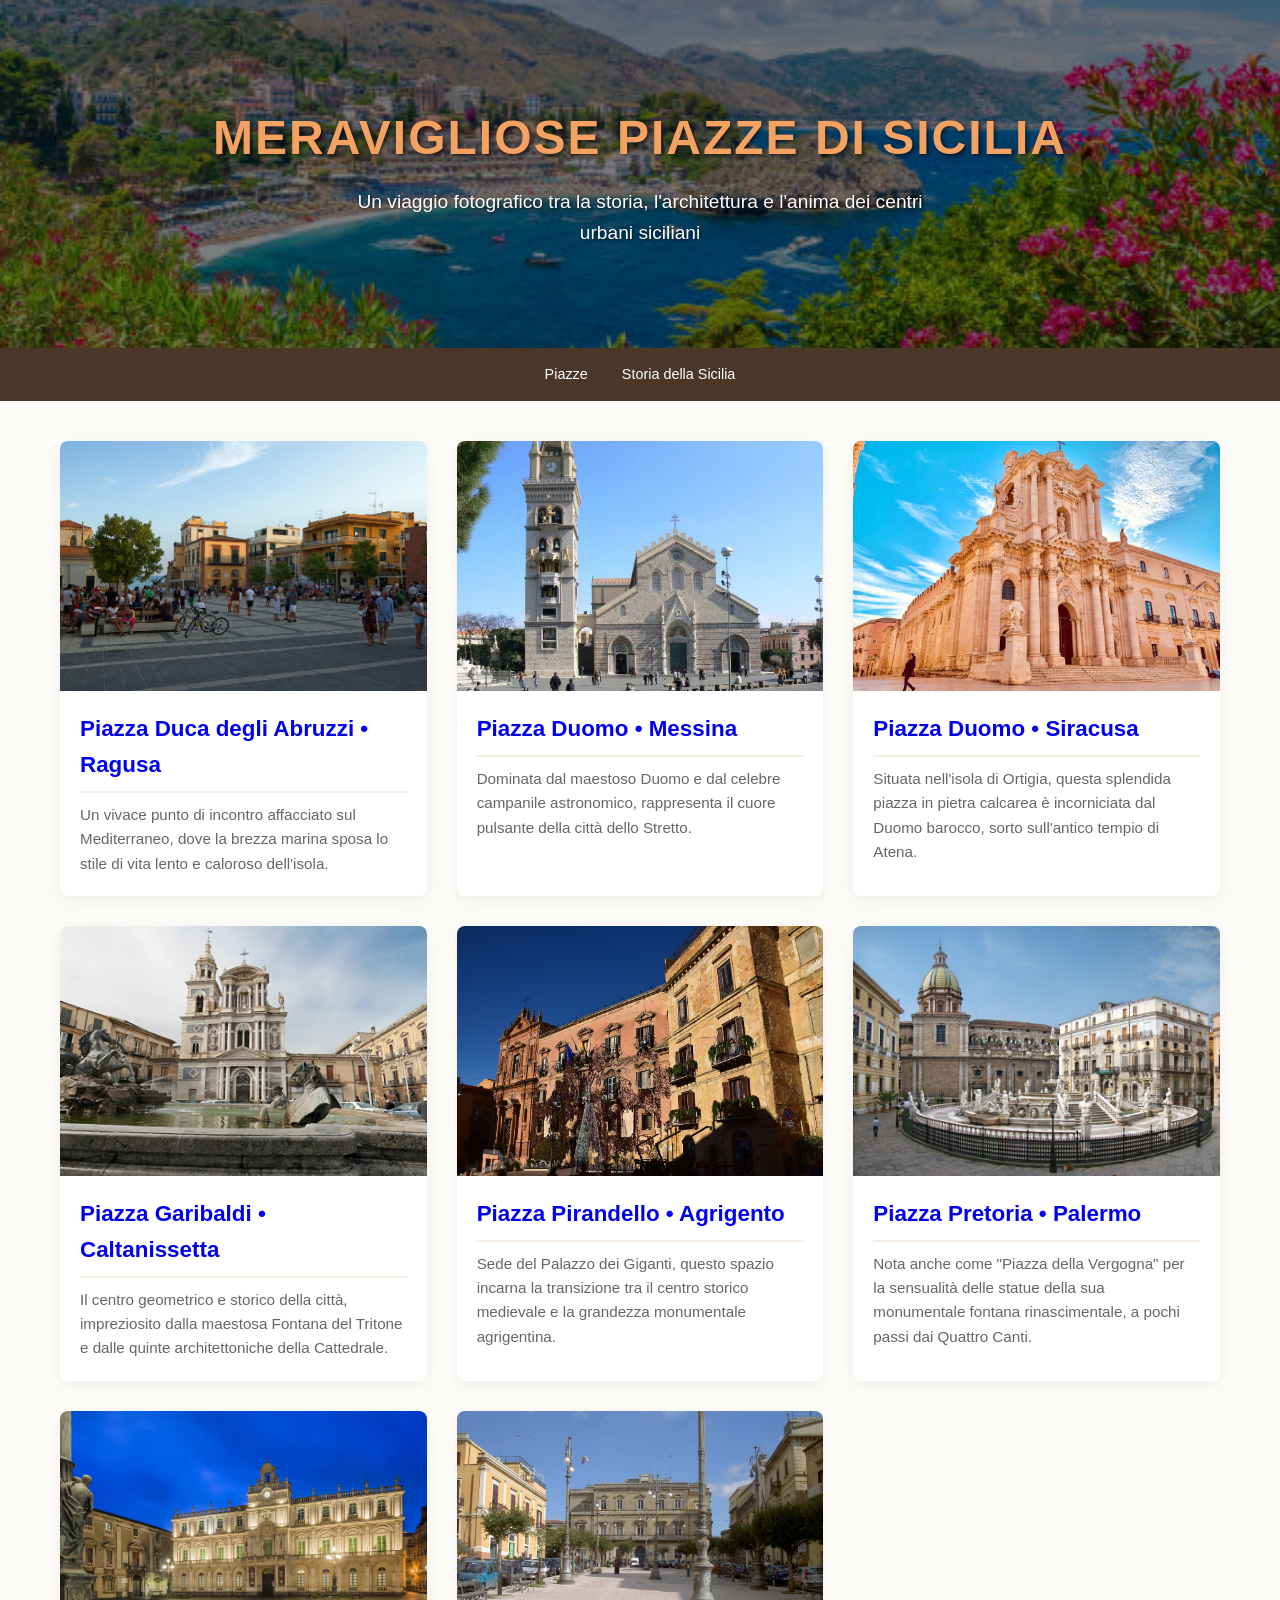
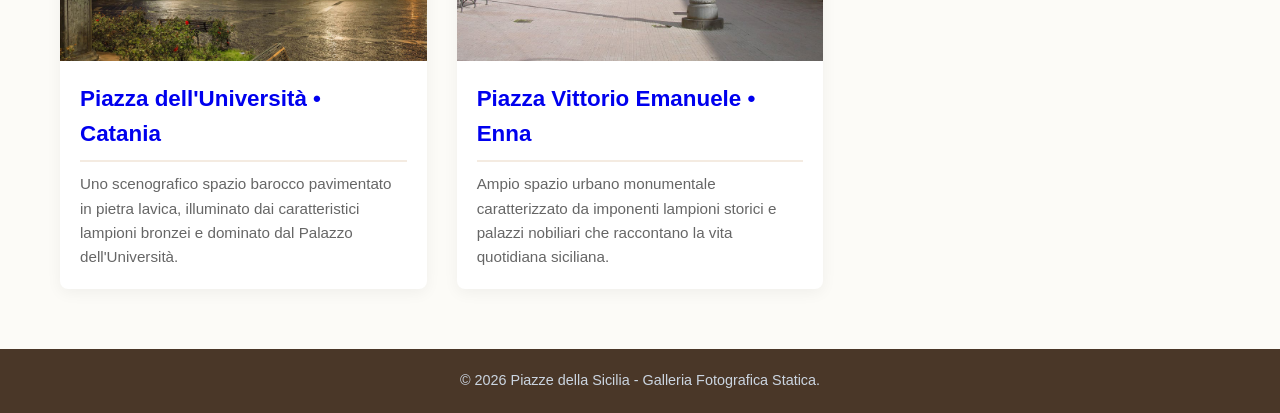
<file: index.html>
<!DOCTYPE html>
<html lang="it">
<head>
    <meta charset="UTF-8">
    <meta name="viewport" content="width=device-width, initial-scale=1.0">
    <link rel="stylesheet" href="style.css">
    <title>Le Piazze della Sicilia</title>
    <style>
        body {
            font-family: 'Segoe UI', Tahoma, Geneva, Verdana, sans-serif;
            margin: 0;
            padding: 0;
            background-color: #fcfbf7;
            color: #333;
            line-height: 1.6;
        }
        header {
            background: linear-gradient(rgba(0, 0, 0, 0.5), rgba(0, 0, 0, 0.5)), url(img/img_sicily.jpg) no-repeat center center/cover;
            background-color: #d4a373;
            color: white;
            text-align: center;
            padding: 100px 20px;
        }
        header h1 {
            margin: 0;
            font-size: 3rem;
            text-shadow: 2px 2px 4px rgba(0,0,0,0.6);
        }
        header p {
            font-size: 1.2rem;
            text-shadow: 1px 1px 3px rgba(0,0,0,0.6);
            margin-top: 10px;
        }

        nav {
        background-color: var(#4a3728);
        padding: 15px;
        position: sticky;
        top: 0;
        z-index: 100;
        text-align: center;
        }

        nav a {
            color: white;
            text-decoration: none;
            margin: 0 15px;
            font-weight: medium;
            transform: color 0.3s;
        }

        nav a:hover {
            color: var(#333);
        }

        .container {
            max-width: 1200px;
            margin: 40px auto;
            padding: 0 20px;
        }
        .grid {
            display: grid;
            grid-template-columns: repeat(auto-fit, minmax(350px, 1fr));
            gap: 30px;
        }
        .card {
            background: white;
            border-radius: 8px;
            box-shadow: 0 4px 15px rgba(0,0,0,0.05);
            overflow: hidden;
            transition: transform 0.3s;
        }
        .card:hover {
            transform: translateY(-5s);
        }
        .card img {
            width: 100%;
            height: 250px;
            object-fit: cover;
            display: block;
        }
        .card-content {
            padding: 20px;
        }
        .card-content h3 {
            margin-top: 0;
            color: #b07d62;
            font-size: 1.4rem;
            border-bottom: 2px solid #f4ebe1;
            padding-bottom: 8px;
        }
        .card-content p {
            font-size: 0.95rem;
            color: #666;
            margin-bottom: 0;
        }

        .place-img {
            width: 100%;
            height: 180px;
            object-fit: cover;
        }

        .place-content {
            padding: 25px;
            display: flex;
            flex-direction: column;
            justify-content: center;
        }

        footer {
            background-color: #4a3728;
            color: #f4ebe1;
            text-align: center;
            padding: 20px;
            margin-top: 60px;
            font-size: 0.9rem;
        }
    </style>
</head>
<body>

    <header>
        <h1>Meravigliose Piazze di Sicilia</h1>
        <p>Un viaggio fotografico tra la storia, l'architettura e l'anima dei centri urbani siciliani</p>
    </header>

    <nav>
        <a href="#piazze">Piazze</a>
        <a href="storia_della_sicilia.html">Storia della Sicilia</a>
    </nav>

    <div class="container">
        <div class="grid">
            
            <div class="card">
                <img src="img/piazza_duca_degli_abruzzi_ragusa.jpg" alt="Piazza Duca degli Abruzzi, Ragusa">
                <div class="card-content">
                    <h3>
                        <a href="ragusa.html" class="meta-link">Piazza Duca degli Abruzzi • Ragusa</a>
                    </h3>
                    <p>Un vivace punto di incontro affacciato sul Mediterraneo, dove la brezza marina sposa lo stile di vita lento e caloroso dell'isola.</p>
                </div>
            </div>

            <div class="card">
                <img src="img/piazza_duomo_messina.jpg" alt="Piazza del Duomo, Messina">
                <div class="card-content">
                    <h3>
                        <a href="messina.html" class="meta-link">Piazza Duomo • Messina</a>
                    </h3>
                    <p>Dominata dal maestoso Duomo e dal celebre campanile astronomico, rappresenta il cuore pulsante della città dello Stretto.</p>
                </div>
            </div>

            <div class="card">
                <img src="img/piazza_duomo_siracusa.jpg" alt="Piazza del Duomo, Siracusa">
                <div class="card-content">
                    <h3>
                        <a href="siracusa.html" class="meta-link">Piazza Duomo • Siracusa</a>
                    </h3>
                    <p>Situata nell'isola di Ortigia, questa splendida piazza in pietra calcarea è incorniciata dal Duomo barocco, sorto sull'antico tempio di Atena.</p>
                </div>
            </div>

            <div class="card">
                <img src="img/piazza_garibaldi_caltanissetta.jpg" alt="Piazza Garibaldi, Caltanissetta">
                <div class="card-content">
                    <h3>
                        <a href="caltanissetta.html" class="meta-link">Piazza Garibaldi • Caltanissetta</a>
                    </h3>
                    <p>Il centro geometrico e storico della città, impreziosito dalla maestosa Fontana del Tritone e dalle quinte architettoniche della Cattedrale.</p>
                </div>
            </div>

            <div class="card">
                <img src="img/piazza_pirandello_agrigento.jpg" alt="Piazza Pirandello, Agrigento">
                <div class="card-content">
                    <h3>
                        <a href="agrigento.html" class="meta-link">Piazza Pirandello • Agrigento</a>
                    </h3>
                    <p>Sede del Palazzo dei Giganti, questo spazio incarna la transizione tra il centro storico medievale e la grandezza monumentale agrigentina.</p>
                </div>
            </div>

            <div class="card">
                <img src="img/piazza_pretoria_palermo.jpg" alt="Piazza Pretoria, Palermo">
                <div class="card-content">
                    <h3>
                        <a href="palermo.html" class="meta-link">Piazza Pretoria • Palermo</a>
                    </h3>
                    <p>Nota anche come "Piazza della Vergogna" per la sensualità delle statue della sua monumentale fontana rinascimentale, a pochi passi dai Quattro Canti.</p>
                </div>
            </div>

            <div class="card">
                <img src="img/piazza_universita_catania.jpg" alt="Piazza dell'Università, Catania">
                <div class="card-content">
                    <h3>
                        <a href="catania.html" class="meta-link">Piazza dell'Università • Catania</a>
                    </h3>
                    <p>Uno scenografico spazio barocco pavimentato in pietra lavica, illuminato dai caratteristici lampioni bronzei e dominato dal Palazzo dell'Università.</p>
                </div>
            </div>

            <div class="card">
                <img src="img/piazza_vittorio_emanuele_enna.jpg" alt="Piazza vittorio Emanuele, Enna">
                <div class="card-content">
                    <h3>
                        <a href="enna.html" class="meta-link">Piazza Vittorio Emanuele • Enna</a>
                    </h3>
                    <p>Ampio spazio urbano monumentale caratterizzato da imponenti lampioni storici e palazzi nobiliari che raccontano la vita quotidiana siciliana.</p>
                </div>
            </div>

        </div>
    </div>

    <footer>
        <p>&copy; 2026 Piazze della Sicilia - Galleria Fotografica Statica.</p>
    </footer>

</body>
</html>
</file>
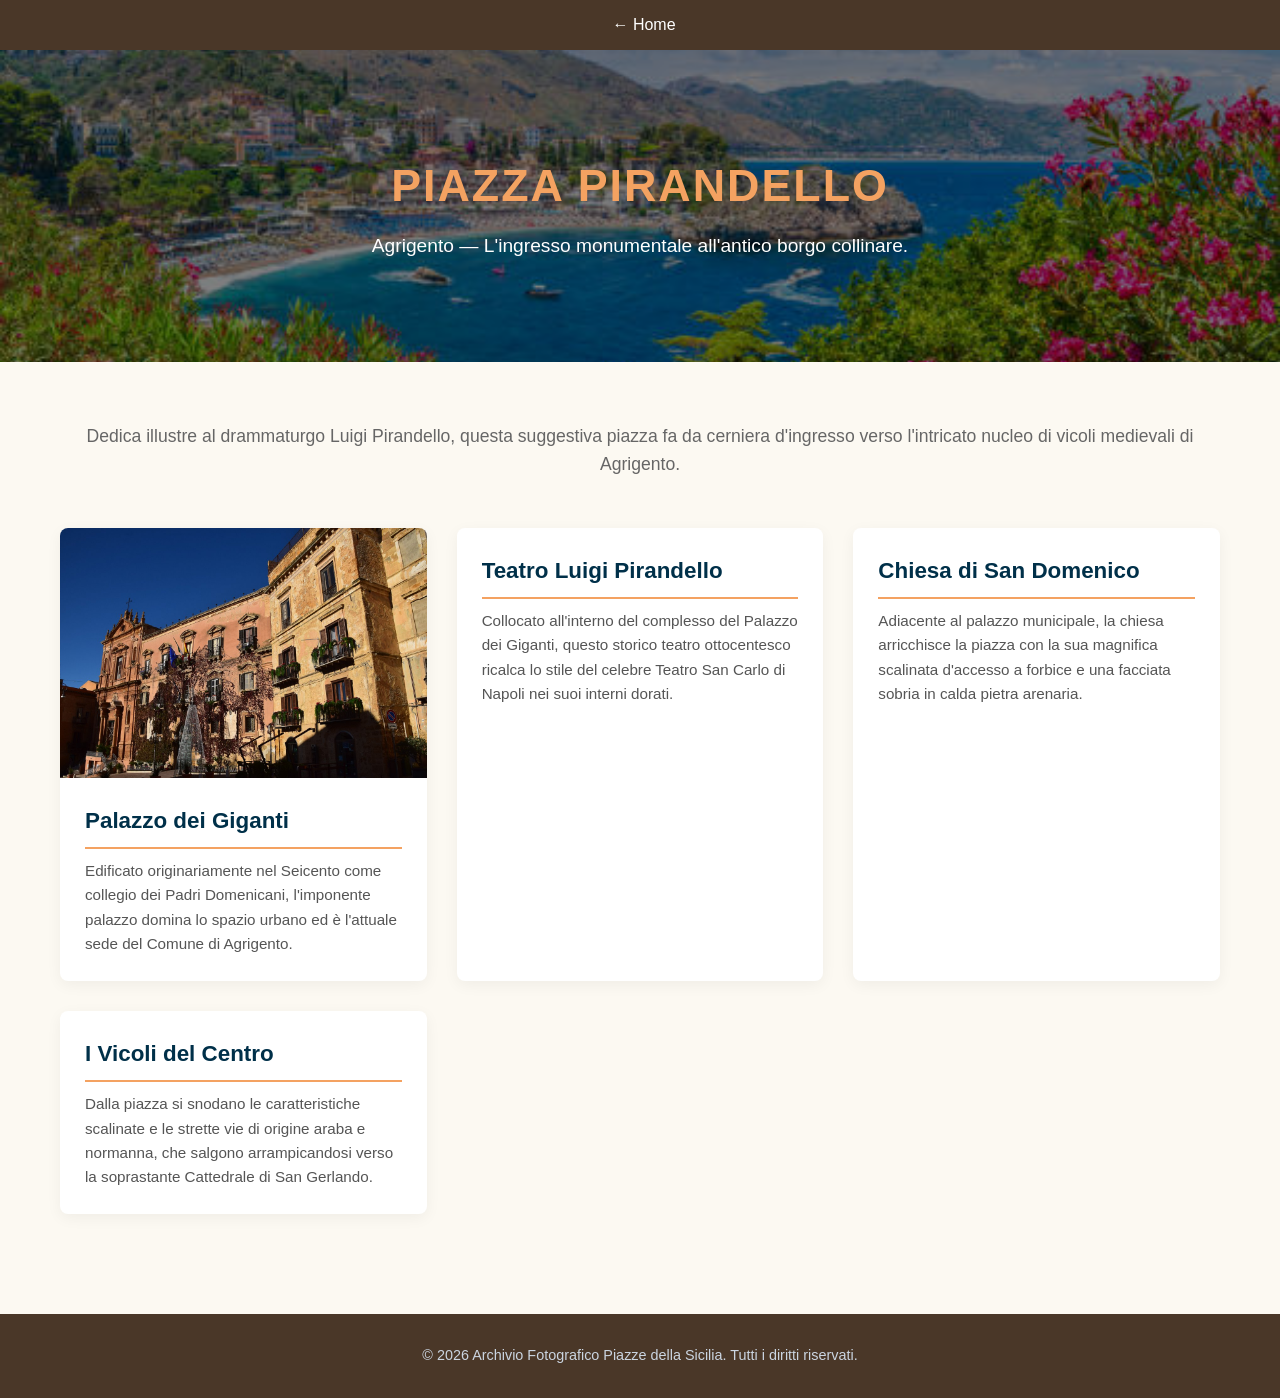
<file: agrigento.html>
<!DOCTYPE html>
<html lang="it">
<head>
    <meta charset="UTF-8">
    <meta name="viewport" content="width=device-width, initial-scale=1.0">
    <title>Piazza Pirandello, Agrigento - Meraviglie di Sicilia</title>
    <link rel="stylesheet" href="style.css">
    <style>
        .back-nav {
            background-color: var(#4a3728);
            padding: 12px;
            text-align: center;
            padding-left: 20px;
        }

        .back-nav a {
            color: white;
            text-decoration: none;
            font-weight: medium;
            font-size: medium;
        }

        .back-nav a:hover {
            color: var(#4a3728);
        }

             .place-img {
            width: 100%;
            height: 180px;
            object-fit: cover;
        }

        .place-content {
            padding: 25px;
            display: flex;
            flex-direction: column;
            justify-content: center;
        }

        @media (min-width:768px) {
           .place-item {
              flex-direction: row;
            }
        }

        .place-img {
            width: 100%;
            height: 180px;
            object-fit: cover;
        }

        .place-content {
            padding: 25px;
            flex: 1;
        }
    </style>
</head>
<body>

    <div class="back-nav">
        <a href="index.html">&larr; Home</a>
    </div>

    <header>
        <h1>Piazza Pirandello</h1>
        <p>Agrigento — L'ingresso monumentale all'antico borgo collinare.</p>
    </header>
    <div class="container">
        <p class="intro-text">Dedica illustre al drammaturgo Luigi Pirandello, questa suggestiva piazza fa da cerniera d'ingresso verso l'intricato nucleo di vicoli medievali di Agrigento.</p>
        <div class="grid">
            <div class="card">
                <img src="img/piazza_pirandello_agrigento.jpg" alt="Piazza Pirandello, Agrigento">
                <div class="card-content">
                    <h3>Palazzo dei Giganti</h3>
                    <p>Edificato originariamente nel Seicento come collegio dei Padri Domenicani, l'imponente palazzo domina lo spazio urbano ed è l'attuale sede del Comune di Agrigento.</p>
                </div>
            </div>
            <div class="card">
                <div class="card-content">
                    <h3>Teatro Luigi Pirandello</h3>
                    <p>Collocato all'interno del complesso del Palazzo dei Giganti, questo storico teatro ottocentesco ricalca lo stile del celebre Teatro San Carlo di Napoli nei suoi interni dorati.</p>
                </div>
            </div>
            <div class="card">
                <div class="card-content">
                    <h3>Chiesa di San Domenico</h3>
                    <p>Adiacente al palazzo municipale, la chiesa arricchisce la piazza con la sua magnifica scalinata d'accesso a forbice e una facciata sobria in calda pietra arenaria.</p>
                </div>
            </div>
            <div class="card">
                <div class="card-content">
                    <h3>I Vicoli del Centro</h3>
                    <p>Dalla piazza si snodano le caratteristiche scalinate e le strette vie di origine araba e normanna, che salgono arrampicandosi verso la soprastante Cattedrale di San Gerlando.</p>
                </div>
            </div>
        </div>
    </div>
    <footer><p>&copy; 2026 Archivio Fotografico Piazze della Sicilia. Tutti i diritti riservati.</p></footer>
</body>
</html>
</file>
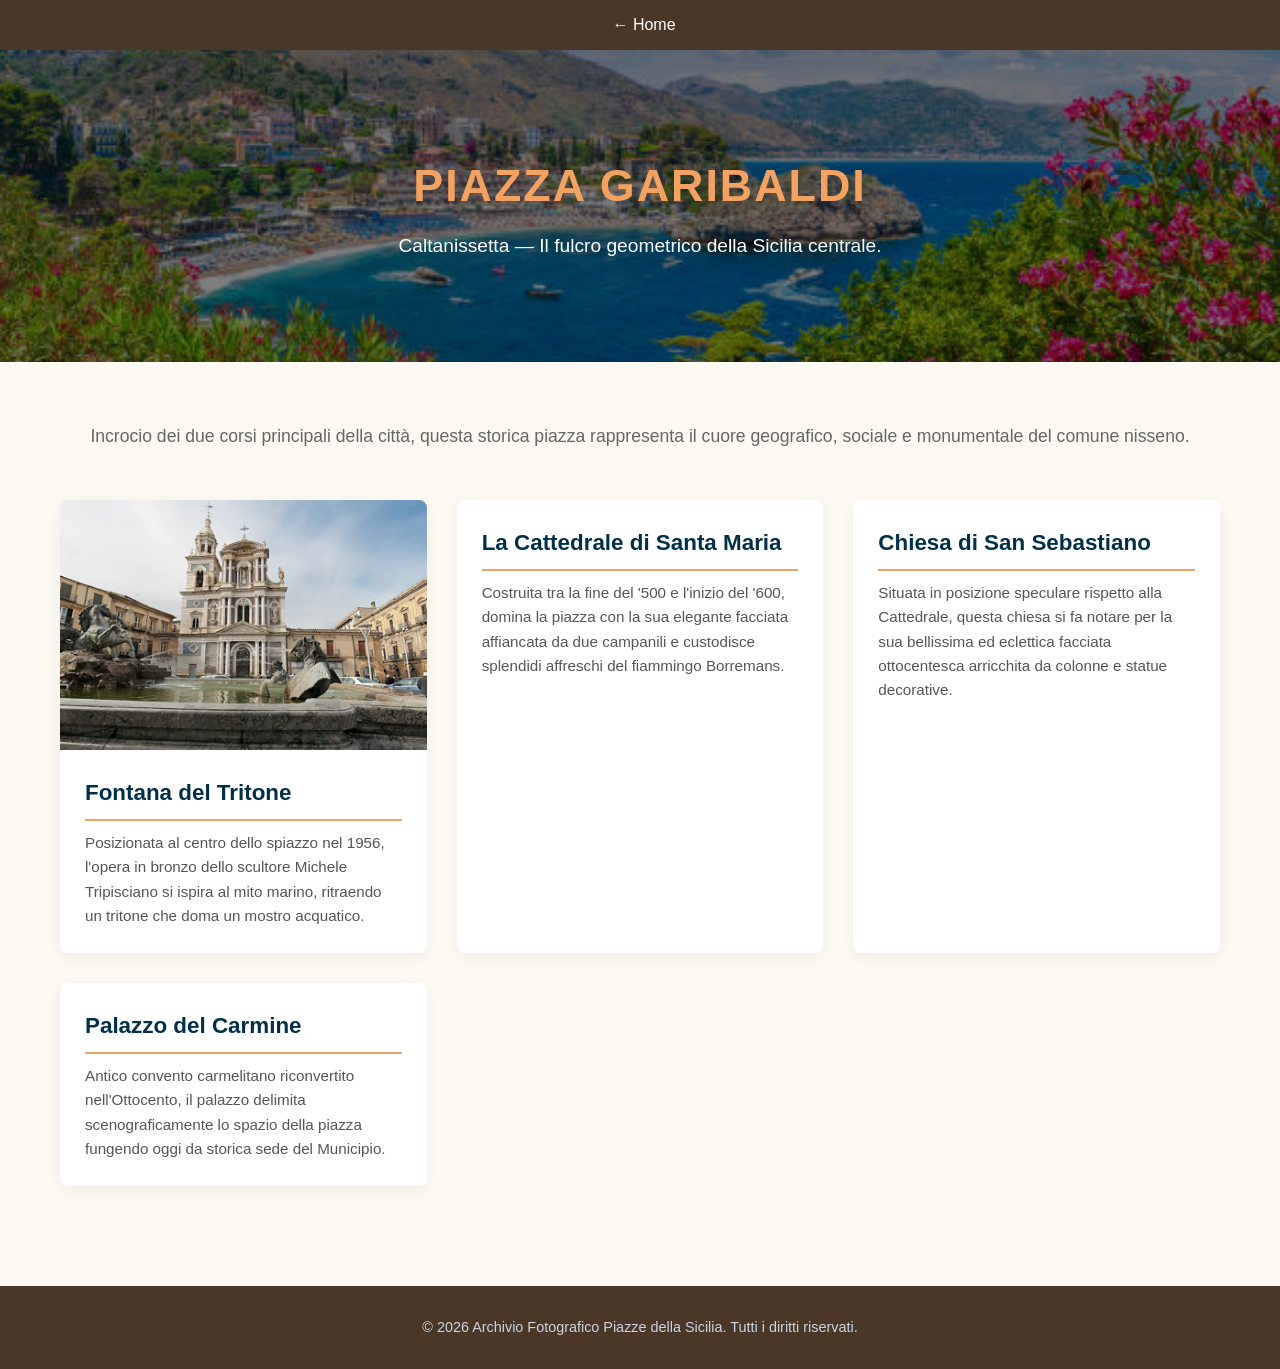
<file: caltanissetta.html>
<!DOCTYPE html>
<html lang="it">
<head>
    <meta charset="UTF-8">
    <meta name="viewport" content="width=device-width, initial-scale=1.0">
    <title>Piazza Garibaldi, Caltanissetta - Meraviglie di Sicilia</title>
    <link rel="stylesheet" href="style.css">
    <style>
        .back-nav {
            background-color: var(#4a3728);
            padding: 12px;
            text-align: center;
            padding-left: 20px;
        }

        .back-nav a {
            color: white;
            text-decoration: none;
            font-weight: medium;
            font-size: medium;
        }

        .back-nav a:hover {
            color: var(#4a3728);
        }

             .place-img {
            width: 100%;
            height: 180px;
            object-fit: cover;
        }

        .place-content {
            padding: 25px;
            display: flex;
            flex-direction: column;
            justify-content: center;
        }

        @media (min-width:768px) {
           .place-item {
              flex-direction: row;
            }
        }

        .place-img {
            width: 100%;
            height: 180px;
            object-fit: cover;
        }

        .place-content {
            padding: 25px;
            flex: 1;
        }
    </style>
</head>
<body>

    <div class="back-nav">
        <a href="index.html">&larr; Home</a>
    </div>

    <header>
        <h1>Piazza Garibaldi</h1>
        <p>Caltanissetta — Il fulcro geometrico della Sicilia centrale.</p>
    </header>
    <div class="container">
        <p class="intro-text">Incrocio dei due corsi principali della città, questa storica piazza rappresenta il cuore geografico, sociale e monumentale del comune nisseno.</p>
        <div class="grid">
            <div class="card">
                <img src="img/piazza_garibaldi_caltanissetta.jpg" alt="Piazza Garibaldi, Caltanissetta">
                <div class="card-content">
                    <h3>Fontana del Tritone</h3>
                    <p>Posizionata al centro dello spiazzo nel 1956, l'opera in bronzo dello scultore Michele Tripisciano si ispira al mito marino, ritraendo un tritone che doma un mostro acquatico.</p>
                </div>
            </div>
            <div class="card">
                <div class="card-content">
                    <h3>La Cattedrale di Santa Maria</h3>
                    <p>Costruita tra la fine del '500 e l'inizio del '600, domina la piazza con la sua elegante facciata affiancata da due campanili e custodisce splendidi affreschi del fiammingo Borremans.</p>
                </div>
            </div>
            <div class="card">
                <div class="card-content">
                    <h3>Chiesa di San Sebastiano</h3>
                    <p>Situata in posizione speculare rispetto alla Cattedrale, questa chiesa si fa notare per la sua bellissima ed eclettica facciata ottocentesca arricchita da colonne e statue decorative.</p>
                </div>
            </div>
            <div class="card">
                <div class="card-content">
                    <h3>Palazzo del Carmine</h3>
                    <p>Antico convento carmelitano riconvertito nell'Ottocento, il palazzo delimita scenograficamente lo spazio della piazza fungendo oggi da storica sede del Municipio.</p>
                </div>
            </div>
        </div>
    </div>
    <footer><p>&copy; 2026 Archivio Fotografico Piazze della Sicilia. Tutti i diritti riservati.</p></footer>
</body>
</html>
</file>
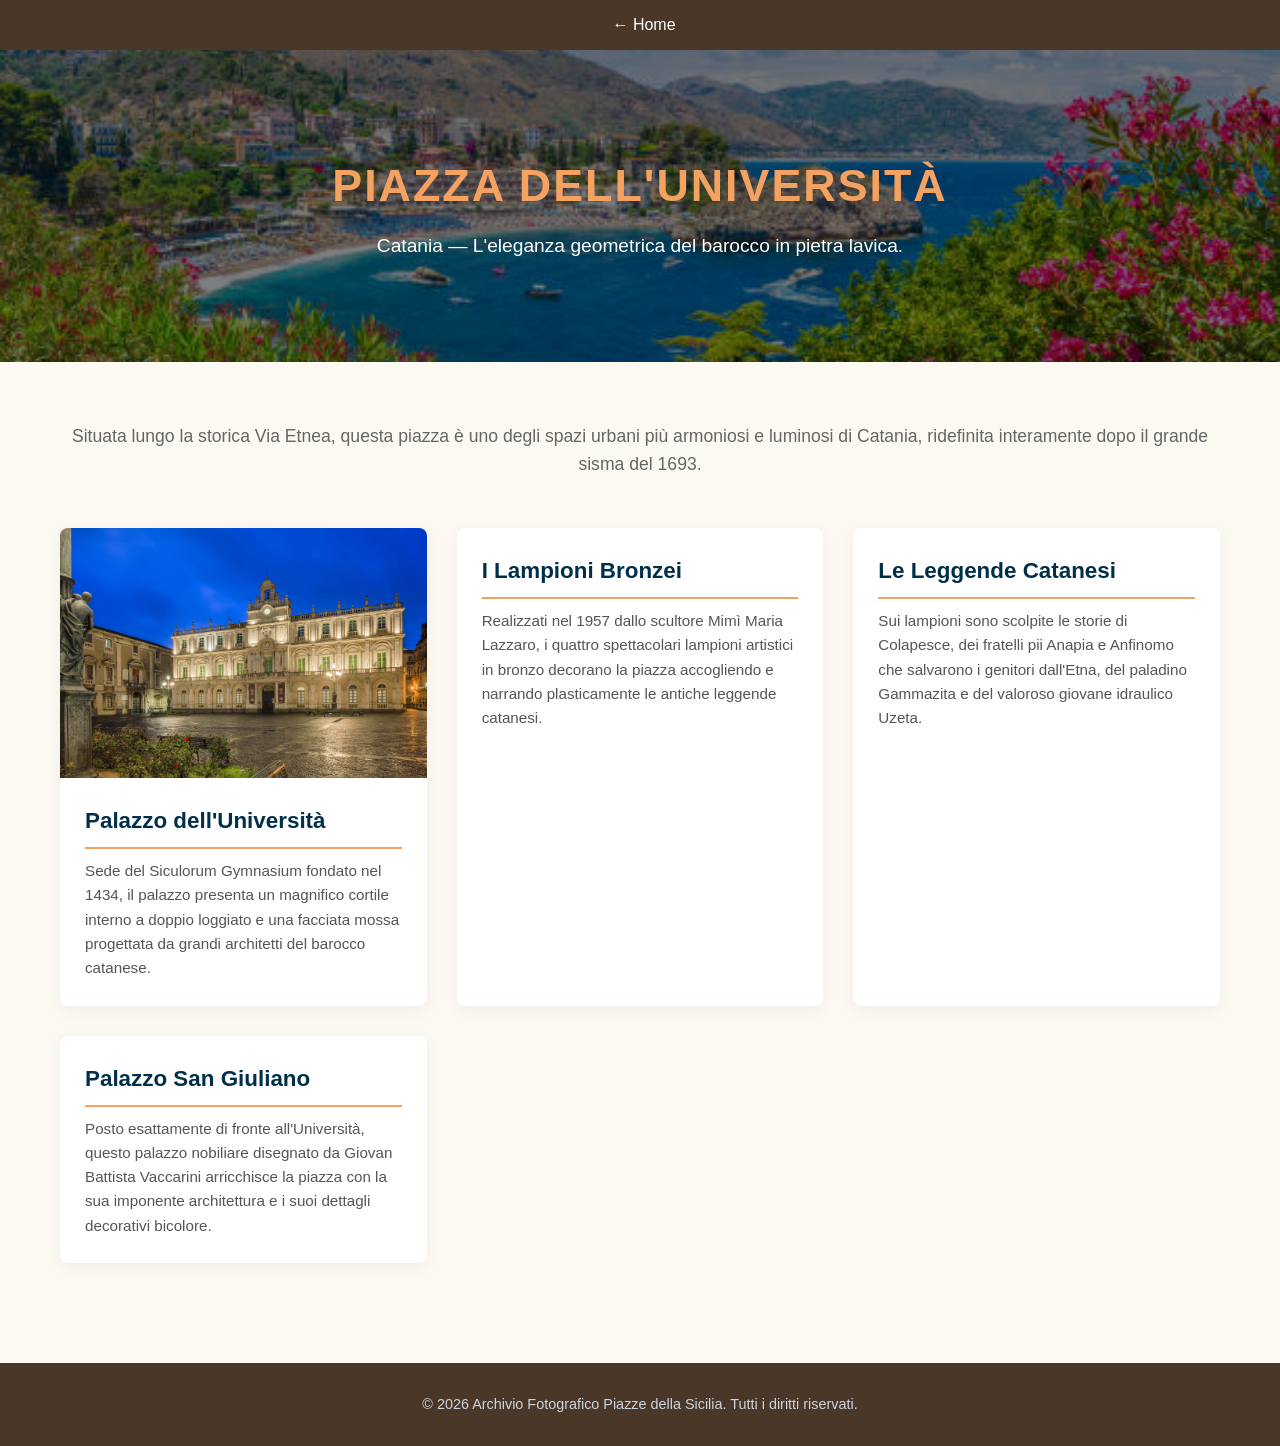
<file: catania.html>
<!DOCTYPE html>
<html lang="it">
<head>
    <meta charset="UTF-8">
    <meta name="viewport" content="width=device-width, initial-scale=1.0">
    <title>Piazza dell'Università, Catania - Meraviglie di Sicilia</title>
    <link rel="stylesheet" href="style.css">
    <style>
        .back-nav {
            background-color: var(#4a3728);
            padding: 12px;
            text-align: center;
            padding-left: 20px;
        }

        .back-nav a {
            color: white;
            text-decoration: none;
            font-weight: medium;
            font-size: medium;
        }

        .back-nav a:hover {
            color: var(#4a3728);
        }

             .place-img {
            width: 100%;
            height: 180px;
            object-fit: cover;
        }

        .place-content {
            padding: 25px;
            display: flex;
            flex-direction: column;
            justify-content: center;
        }

        @media (min-width:768px) {
           .place-item {
              flex-direction: row;
            }
        }

        .place-img {
            width: 100%;
            height: 180px;
            object-fit: cover;
        }

        .place-content {
            padding: 25px;
            flex: 1;
        }
    </style>
</head>
<body>
    
    <div class="back-nav">
        <a href="index.html">&larr; Home</a>
    </div>

    <header>
        <h1>Piazza dell'Università</h1>
        <p>Catania — L'eleganza geometrica del barocco in pietra lavica.</p>
    </header>
    
    <div class="container">
        <p class="intro-text">Situata lungo la storica Via Etnea, questa piazza è uno degli spazi urbani più armoniosi e luminosi di Catania, ridefinita interamente dopo il grande sisma del 1693.</p>
        <div class="grid">
            <div class="card">
                <img src="img/piazza_universita_catania.jpg" alt="Piazza dell'Università, Catania">
                <div class="card-content">
                    <h3>Palazzo dell'Università</h3>
                    <p>Sede del Siculorum Gymnasium fondato nel 1434, il palazzo presenta un magnifico cortile interno a doppio loggiato e una facciata mossa progettata da grandi architetti del barocco catanese.</p>
                </div>
            </div>
            <div class="card">
                <div class="card-content">
                    <h3>I Lampioni Bronzei</h3>
                    <p>Realizzati nel 1957 dallo scultore Mimì Maria Lazzaro, i quattro spettacolari lampioni artistici in bronzo decorano la piazza accogliendo e narrando plasticamente le antiche leggende catanesi.</p>
                </div>
            </div>
            <div class="card">
                <div class="card-content">
                    <h3>Le Leggende Catanesi</h3>
                    <p>Sui lampioni sono scolpite le storie di Colapesce, dei fratelli pii Anapia e Anfinomo che salvarono i genitori dall'Etna, del paladino Gammazita e del valoroso giovane idraulico Uzeta.</p>
                </div>
            </div>
            <div class="card">
                <div class="card-content">
                    <h3>Palazzo San Giuliano</h3>
                    <p>Posto esattamente di fronte all'Università, questo palazzo nobiliare disegnato da Giovan Battista Vaccarini arricchisce la piazza con la sua imponente architettura e i suoi dettagli decorativi bicolore.</p>
                </div>
            </div>
        </div>
    </div>
    <footer><p>&copy; 2026 Archivio Fotografico Piazze della Sicilia. Tutti i diritti riservati.</p></footer>
</body>
</html>
</file>
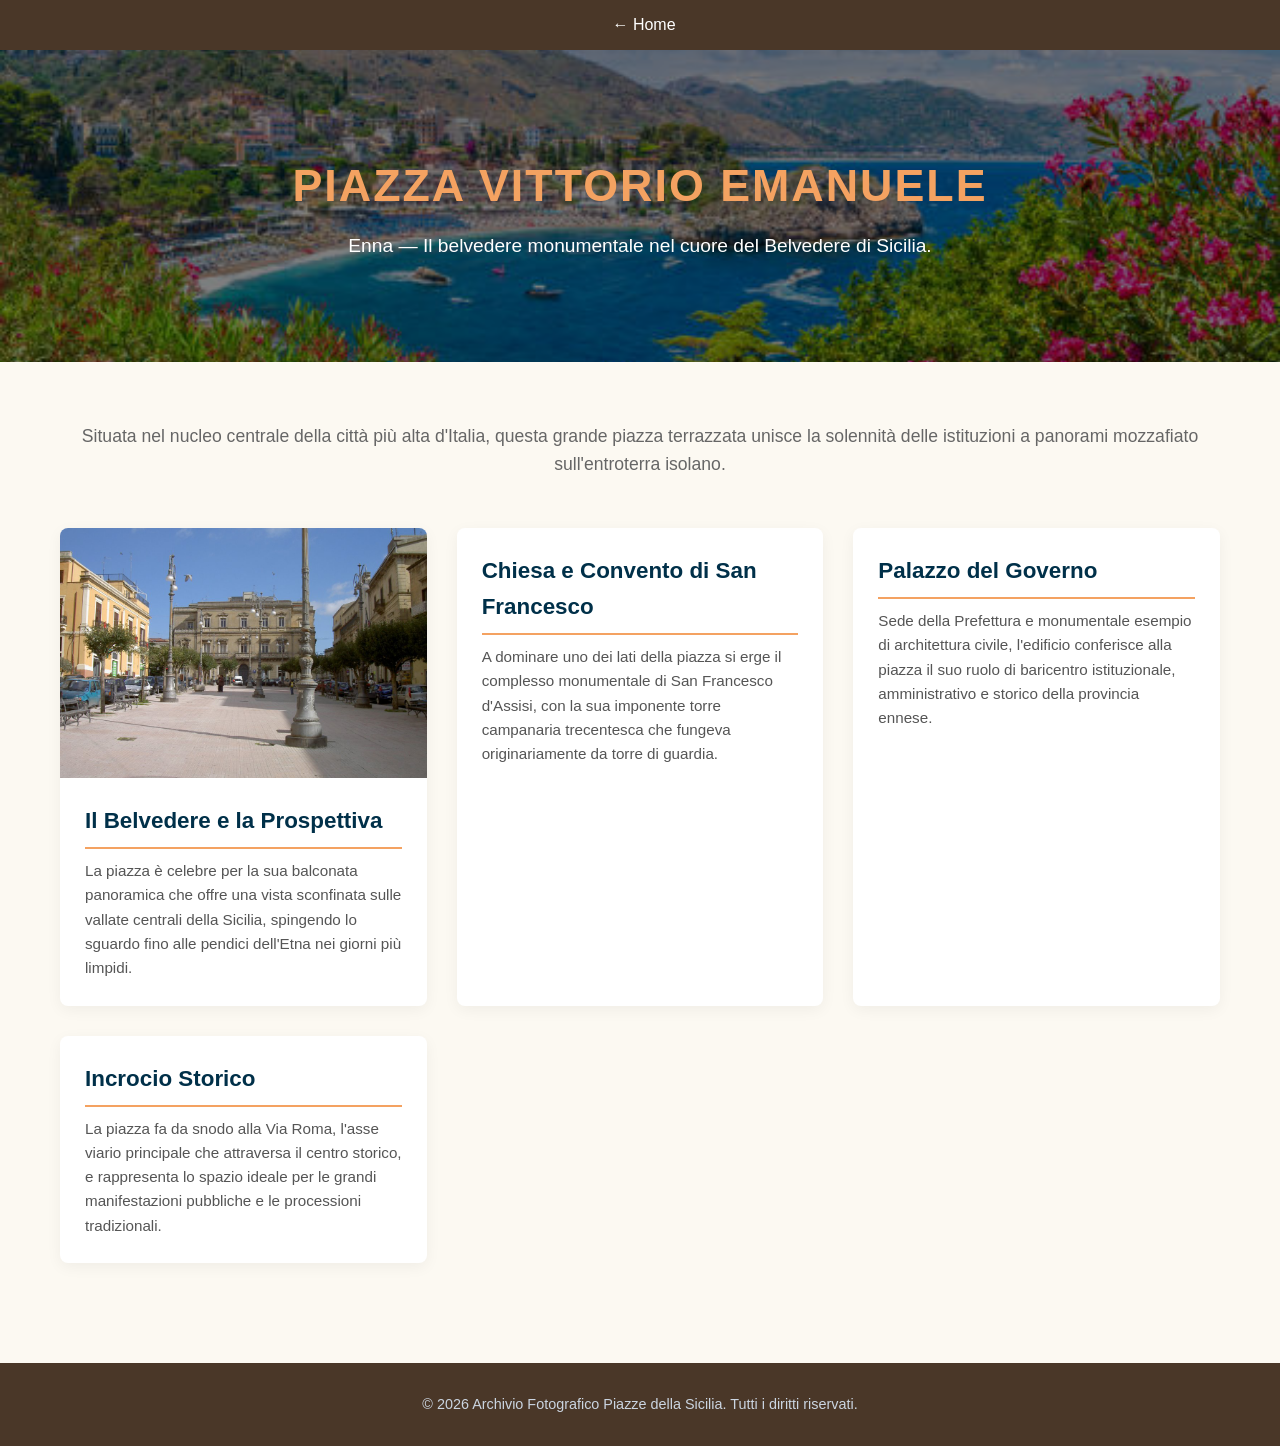
<file: enna.html>
<!DOCTYPE html>
<html lang="it">
<head>
    <meta charset="UTF-8">
    <meta name="viewport" content="width=device-width, initial-scale=1.0">
    <title>Piazza Vittorio Emanuele, Enna - Meraviglie di Sicilia</title>
    <link rel="stylesheet" href="style.css">
    <style>
        .back-nav {
            background-color: var(#4a3728);
            padding: 12px;
            text-align: center;
            padding-left: 20px;
        }

        .back-nav a {
            color: white;
            text-decoration: none;
            font-weight: medium;
            font-size: medium;
        }

        .back-nav a:hover {
            color: var(#4a3728);
        }

             .place-img {
            width: 100%;
            height: 180px;
            object-fit: cover;
        }

        .place-content {
            padding: 25px;
            display: flex;
            flex-direction: column;
            justify-content: center;
        }

        @media (min-width:768px) {
           .place-item {
              flex-direction: row;
            }
        }

        .place-img {
            width: 100%;
            height: 180px;
            object-fit: cover;
        }

        .place-content {
            padding: 25px;
            flex: 1;
        }
    </style>
</head>
<body>

    <div class="back-nav">
        <a href="index.html">&larr; Home</a>
    </div>

    <header>
        <h1>Piazza Vittorio Emanuele</h1>
        <p>Enna — Il belvedere monumentale nel cuore del Belvedere di Sicilia.</p>
    </header>
    <div class="container">
        <p class="intro-text">Situata nel nucleo centrale della città più alta d'Italia, questa grande piazza terrazzata unisce la solennità delle istituzioni a panorami mozzafiato sull'entroterra isolano.</p>
        <div class="grid">
            <div class="card">
                <img src="img/piazza_vittorio_emanuele_enna.jpg" alt="Piazza Vittorio Emanuele, Enna">
                <div class="card-content">
                    <h3>Il Belvedere e la Prospettiva</h3>
                    <p>La piazza è celebre per la sua balconata panoramica che offre una vista sconfinata sulle vallate centrali della Sicilia, spingendo lo sguardo fino alle pendici dell'Etna nei giorni più limpidi.</p>
                </div>
            </div>
            <div class="card">
                <div class="card-content">
                    <h3>Chiesa e Convento di San Francesco</h3>
                    <p>A dominare uno dei lati della piazza si erge il complesso monumentale di San Francesco d'Assisi, con la sua imponente torre campanaria trecentesca che fungeva originariamente da torre di guardia.</p>
                </div>
            </div>
            <div class="card">
                <div class="card-content">
                    <h3>Palazzo del Governo</h3>
                    <p>Sede della Prefettura e monumentale esempio di architettura civile, l'edificio conferisce alla piazza il suo ruolo di baricentro istituzionale, amministrativo e storico della provincia ennese.</p>
                </div>
            </div>
            <div class="card">
                <div class="card-content">
                    <h3>Incrocio Storico</h3>
                    <p>La piazza fa da snodo alla Via Roma, l'asse viario principale che attraversa il centro storico, e rappresenta lo spazio ideale per le grandi manifestazioni pubbliche e le processioni tradizionali.</p>
                </div>
            </div>
        </div>
    </div>
    <footer><p>&copy; 2026 Archivio Fotografico Piazze della Sicilia. Tutti i diritti riservati.</p></footer>
</body>
</html>
</file>
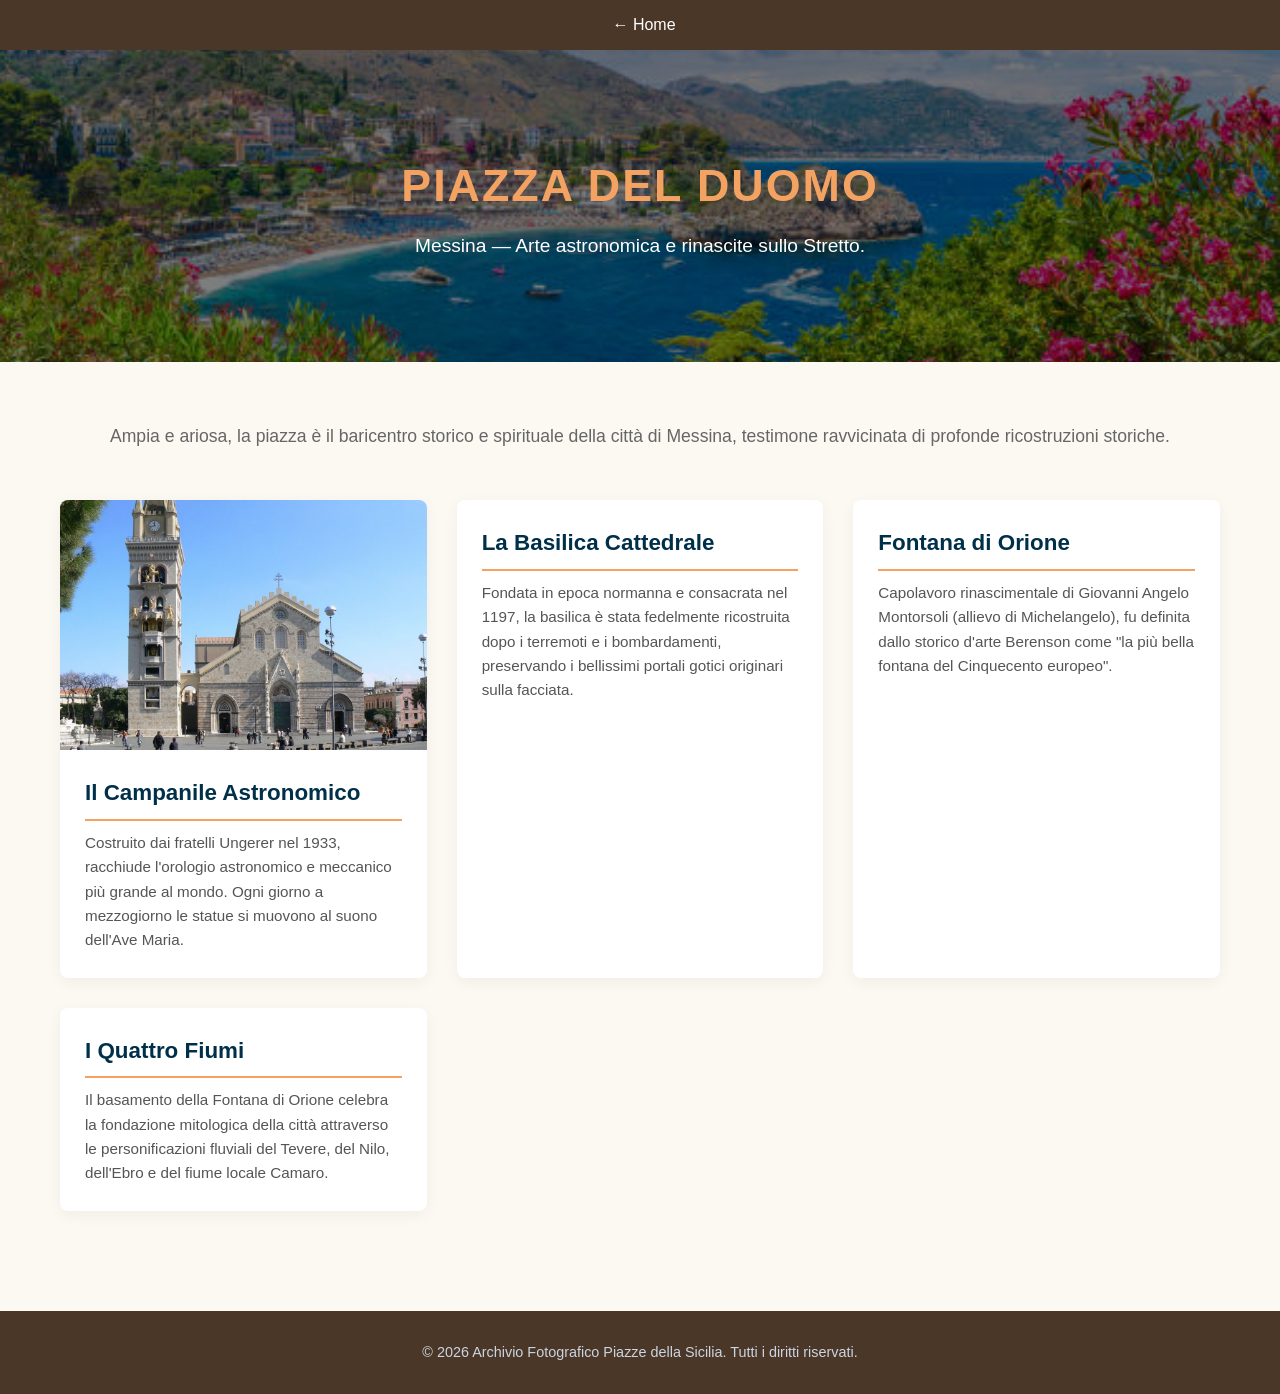
<file: messina.html>
<!DOCTYPE html>
<html lang="it">
<head>
    <meta charset="UTF-8">
    <meta name="viewport" content="width=device-width, initial-scale=1.0">
    <title>Piazza del Duomo, Messina - Meraviglie di Sicilia</title>
    <link rel="stylesheet" href="style.css">
    <style>
        .back-nav {
            background-color: var(#4a3728);
            padding: 12px;
            text-align: center;
            padding-left: 20px;
        }

        .back-nav a {
            color: white;
            text-decoration: none;
            font-weight: medium;
            font-size: medium;
        }

        .back-nav a:hover {
            color: var(#4a3728);
        }

             .place-img {
            width: 100%;
            height: 180px;
            object-fit: cover;
        }

        .place-content {
            padding: 25px;
            display: flex;
            flex-direction: column;
            justify-content: center;
        }

        @media (min-width:768px) {
           .place-item {
              flex-direction: row;
            }
        }

        .place-img {
            width: 100%;
            height: 180px;
            object-fit: cover;
        }

        .place-content {
            padding: 25px;
            flex: 1;
        }
    </style>
</head>
<body>

    <div class="back-nav">
        <a href="index.html">&larr; Home</a>
    </div>

    <header>
        <h1>Piazza del Duomo</h1>
        <p>Messina — Arte astronomica e rinascite sullo Stretto.</p>
    </header>
    <div class="container">
        <p class="intro-text">Ampia e ariosa, la piazza è il baricentro storico e spirituale della città di Messina, testimone ravvicinata di profonde ricostruzioni storiche.</p>
        <div class="grid">
            <div class="card">
                <img src="img/piazza_duomo_messina.jpg" alt="Piazza del Duomo, Messina">
                <div class="card-content">
                    <h3>Il Campanile Astronomico</h3>
                    <p>Costruito dai fratelli Ungerer nel 1933, racchiude l'orologio astronomico e meccanico più grande al mondo. Ogni giorno a mezzogiorno le statue si muovono al suono dell'Ave Maria.</p>
                </div>
            </div>
            <div class="card">
                <div class="card-content">
                    <h3>La Basilica Cattedrale</h3>
                    <p>Fondata in epoca normanna e consacrata nel 1197, la basilica è stata fedelmente ricostruita dopo i terremoti e i bombardamenti, preservando i bellissimi portali gotici originari sulla facciata.</p>
                </div>
            </div>
            <div class="card">
                <div class="card-content">
                    <h3>Fontana di Orione</h3>
                    <p>Capolavoro rinascimentale di Giovanni Angelo Montorsoli (allievo di Michelangelo), fu definita dallo storico d'arte Berenson come "la più bella fontana del Cinquecento europeo".</p>
                </div>
            </div>
            <div class="card">
                <div class="card-content">
                    <h3>I Quattro Fiumi</h3>
                    <p>Il basamento della Fontana di Orione celebra la fondazione mitologica della città attraverso le personificazioni fluviali del Tevere, del Nilo, dell'Ebro e del fiume locale Camaro.</p>
                </div>
            </div>
        </div>
    </div>
    <footer><p>&copy; 2026 Archivio Fotografico Piazze della Sicilia. Tutti i diritti riservati.</p></footer>
</body>
</html>
</file>
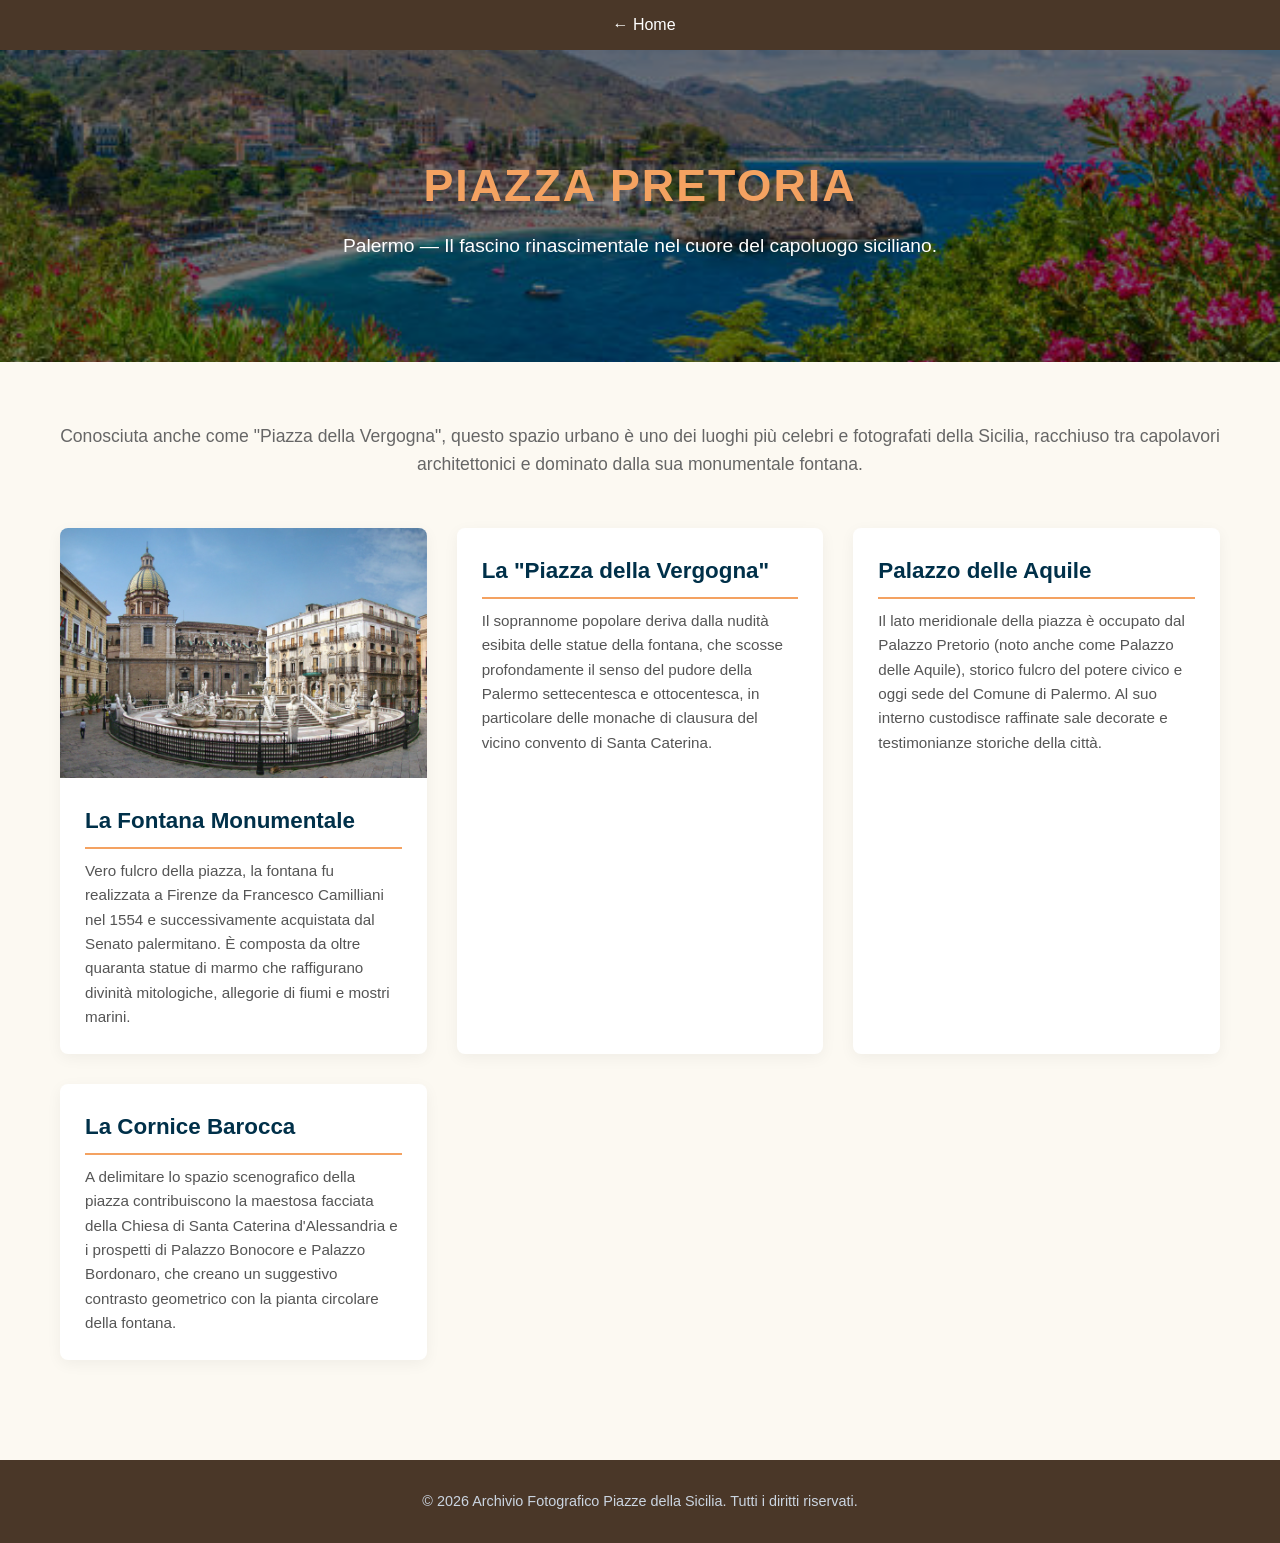
<file: palermo.html>
<!DOCTYPE html>
<html lang="it">
<head>
    <meta charset="UTF-8">
    <meta name="viewport" content="width=device-width, initial-scale=1.0">
    <title>Piazza Pretoria, Palermo - Meraviglie di Sicilia</title>
    <link rel="stylesheet" href="style.css">
    <style>
        .back-nav {
            background-color: var(#4a3728);
            padding: 12px;
            text-align: center;
            padding-left: 20px;
        }

        .back-nav a {
            color: white;
            text-decoration: none;
            font-weight: medium;
            font-size: medium;
        }

        .back-nav a:hover {
            color: var(#4a3728);
        }

             .place-img {
            width: 100%;
            height: 180px;
            object-fit: cover;
        }

        .place-content {
            padding: 25px;
            display: flex;
            flex-direction: column;
            justify-content: center;
        }

        @media (min-width:768px) {
           .place-item {
              flex-direction: row;
            }
        }

        .place-img {
            width: 100%;
            height: 180px;
            object-fit: cover;
        }

        .place-content {
            padding: 25px;
            flex: 1;
        }
        
    </style>
</head>
<body>

    <div class="back-nav">
        <a href="index.html">&larr; Home</a>
    </div>

    <header>
        <h1>Piazza Pretoria</h1>
        <p>Palermo — Il fascino rinascimentale nel cuore del capoluogo siciliano.</p>
    </header>

    <div class="container">
        <p class="intro-text">Conosciuta anche come "Piazza della Vergogna", questo spazio urbano è uno dei luoghi più celebri e fotografati della Sicilia, racchiuso tra capolavori architettonici e dominato dalla sua monumentale fontana.</p>
        
        <div class="grid">
            <div class="card">
                <img src="img/piazza_pretoria_palermo.jpg" alt="Fontana Pretoria, Palermo">
                <div class="card-content">
                    <h3>La Fontana Monumentale</h3>
                    <p>Vero fulcro della piazza, la fontana fu realizzata a Firenze da Francesco Camilliani nel 1554 e successivamente acquistata dal Senato palermitano. È composta da oltre quaranta statue di marmo che raffigurano divinità mitologiche, allegorie di fiumi e mostri marini.</p>
                </div>
            </div>
            <div class="card">
                <div class="card-content">
                    <h3>La "Piazza della Vergogna"</h3>
                    <p>Il soprannome popolare deriva dalla nudità esibita delle statue della fontana, che scosse profondamente il senso del pudore della Palermo settecentesca e ottocentesca, in particolare delle monache di clausura del vicino convento di Santa Caterina.</p>
                </div>
            </div>
            <div class="card">
                <div class="card-content">
                    <h3>Palazzo delle Aquile</h3>
                    <p>Il lato meridionale della piazza è occupato dal Palazzo Pretorio (noto anche come Palazzo delle Aquile), storico fulcro del potere civico e oggi sede del Comune di Palermo. Al suo interno custodisce raffinate sale decorate e testimonianze storiche della città.</p>
                </div>
            </div>
            <div class="card">
                <div class="card-content">
                    <h3>La Cornice Barocca</h3>
                    <p>A delimitare lo spazio scenografico della piazza contribuiscono la maestosa facciata della Chiesa di Santa Caterina d'Alessandria e i prospetti di Palazzo Bonocore e Palazzo Bordonaro, che creano un suggestivo contrasto geometrico con la pianta circolare della fontana.</p>
                </div>
            </div>

        </div>
    </div>

    <footer>
        <p>&copy; 2026 Archivio Fotografico Piazze della Sicilia. Tutti i diritti riservati.</p>
    </footer>

</body>
</html>
</file>
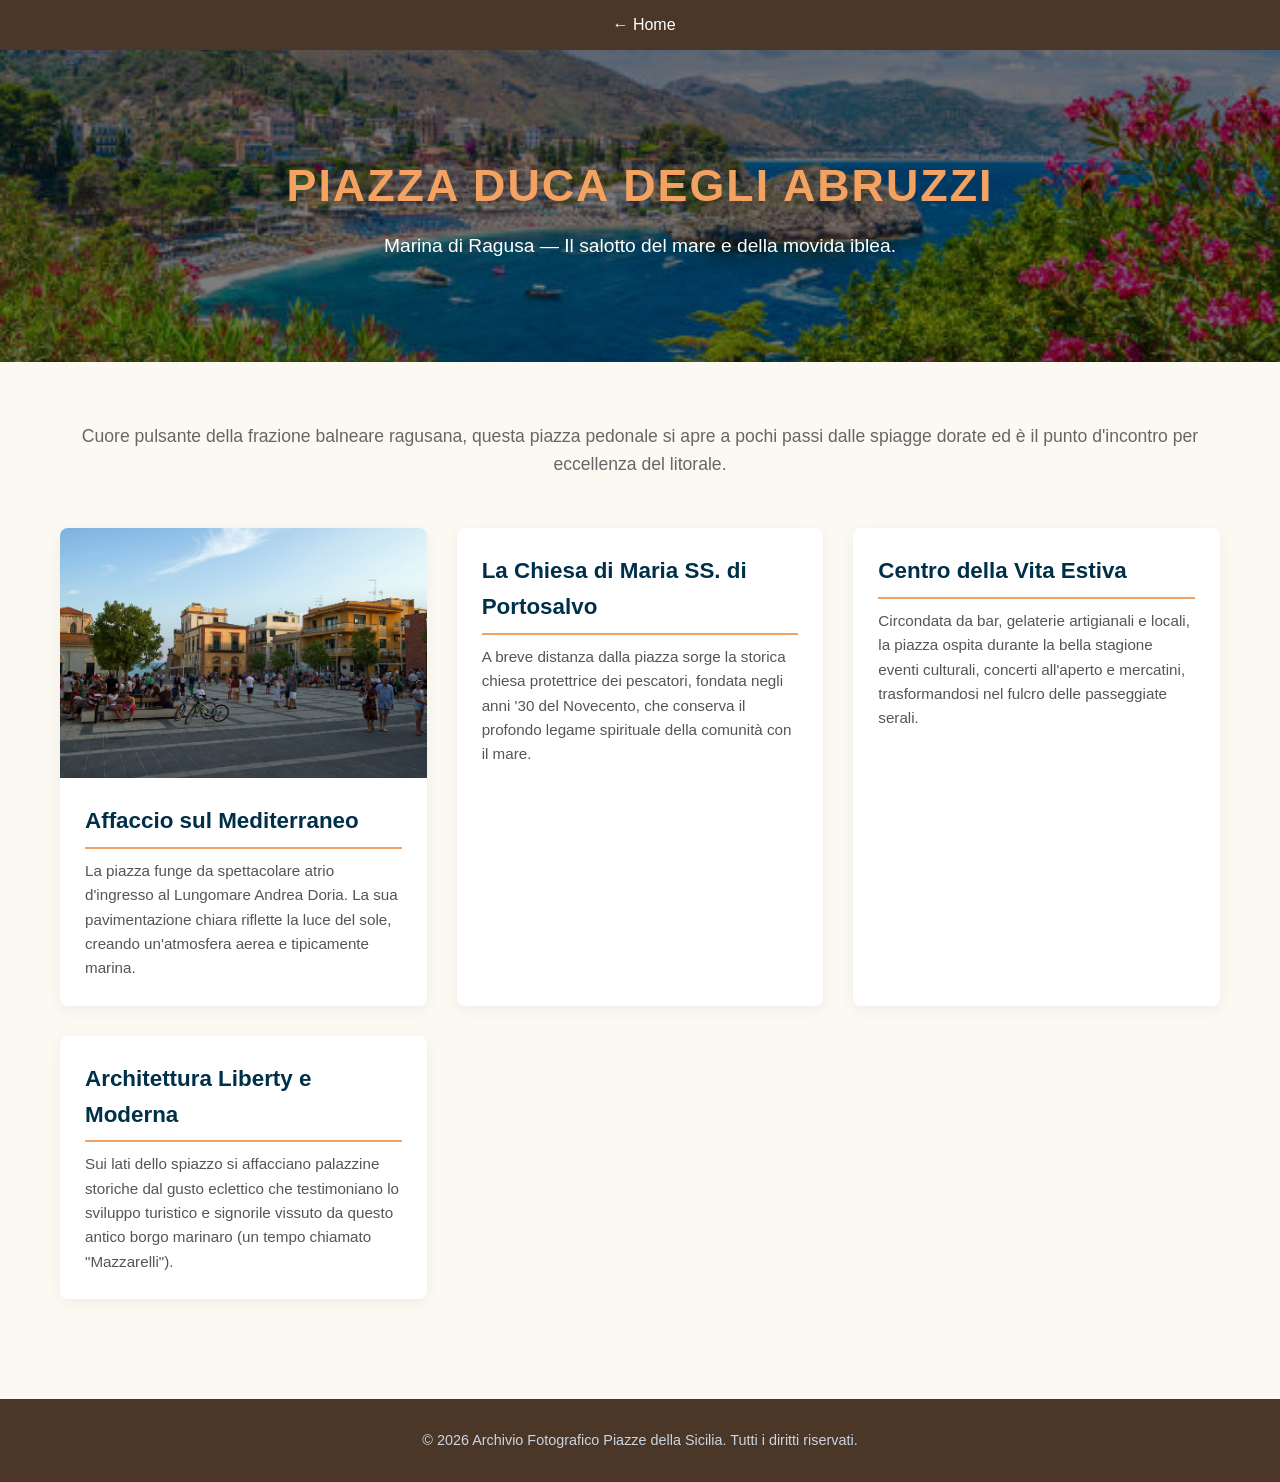
<file: ragusa.html>
<!DOCTYPE html>
<html lang="it">
<head>
    <meta charset="UTF-8">
    <meta name="viewport" content="width=device-width, initial-scale=1.0">
    <title>Piazza Duca degli Abruzzi, Marina di Ragusa - Meraviglie di Sicilia</title>
    <link rel="stylesheet" href="style.css">
    <style>
        .back-nav {
            background-color: var(#4a3728);
            padding: 12px;
            text-align: center;
            padding-left: 20px;
        }

        .back-nav a {
            color: white;
            text-decoration: none;
            font-weight: medium;
            font-size: medium;
        }

        .back-nav a:hover {
            color: var(#4a3728);
        }

             .place-img {
            width: 100%;
            height: 180px;
            object-fit: cover;
        }

        .place-content {
            padding: 25px;
            display: flex;
            flex-direction: column;
            justify-content: center;
        }

        @media (min-width:768px) {
           .place-item {
              flex-direction: row;
            }
        }

        .place-img {
            width: 100%;
            height: 180px;
            object-fit: cover;
        }

        .place-content {
            padding: 25px;
            flex: 1;
        }
    </style>
</head>
<body>

    <div class="back-nav">
        <a href="index.html">&larr; Home</a>
    </div>

    <header>
        <h1>Piazza Duca degli Abruzzi</h1>
        <p>Marina di Ragusa — Il salotto del mare e della movida iblea.</p>
    </header>
    <div class="container">
        <p class="intro-text">Cuore pulsante della frazione balneare ragusana, questa piazza pedonale si apre a pochi passi dalle spiagge dorate ed è il punto d'incontro per eccellenza del litorale.</p>
        <div class="grid">
            <div class="card">
                <img src="img/piazza_duca_degli_abruzzi_ragusa.jpg" alt="Piazza Duca degli Abruzzi, Marina di Ragusa">
                <div class="card-content">
                    <h3>Affaccio sul Mediterraneo</h3>
                    <p>La piazza funge da spettacolare atrio d'ingresso al Lungomare Andrea Doria. La sua pavimentazione chiara riflette la luce del sole, creando un'atmosfera aerea e tipicamente marina.</p>
                </div>
            </div>
            <div class="card">
                <div class="card-content">
                    <h3>La Chiesa di Maria SS. di Portosalvo</h3>
                    <p>A breve distanza dalla piazza sorge la storica chiesa protettrice dei pescatori, fondata negli anni '30 del Novecento, che conserva il profondo legame spirituale della comunità con il mare.</p>
                </div>
            </div>
            <div class="card">
                <div class="card-content">
                    <h3>Centro della Vita Estiva</h3>
                    <p>Circondata da bar, gelaterie artigianali e locali, la piazza ospita durante la bella stagione eventi culturali, concerti all'aperto e mercatini, trasformandosi nel fulcro delle passeggiate serali.</p>
                </div>
            </div>
            <div class="card">
                <div class="card-content">
                    <h3>Architettura Liberty e Moderna</h3>
                    <p>Sui lati dello spiazzo si affacciano palazzine storiche dal gusto eclettico che testimoniano lo sviluppo turistico e signorile vissuto da questo antico borgo marinaro (un tempo chiamato "Mazzarelli").</p>
                </div>
            </div>
        </div>
    </div>
    <footer><p>&copy; 2026 Archivio Fotografico Piazze della Sicilia. Tutti i diritti riservati.</p></footer>
</body>
</html>
</file>
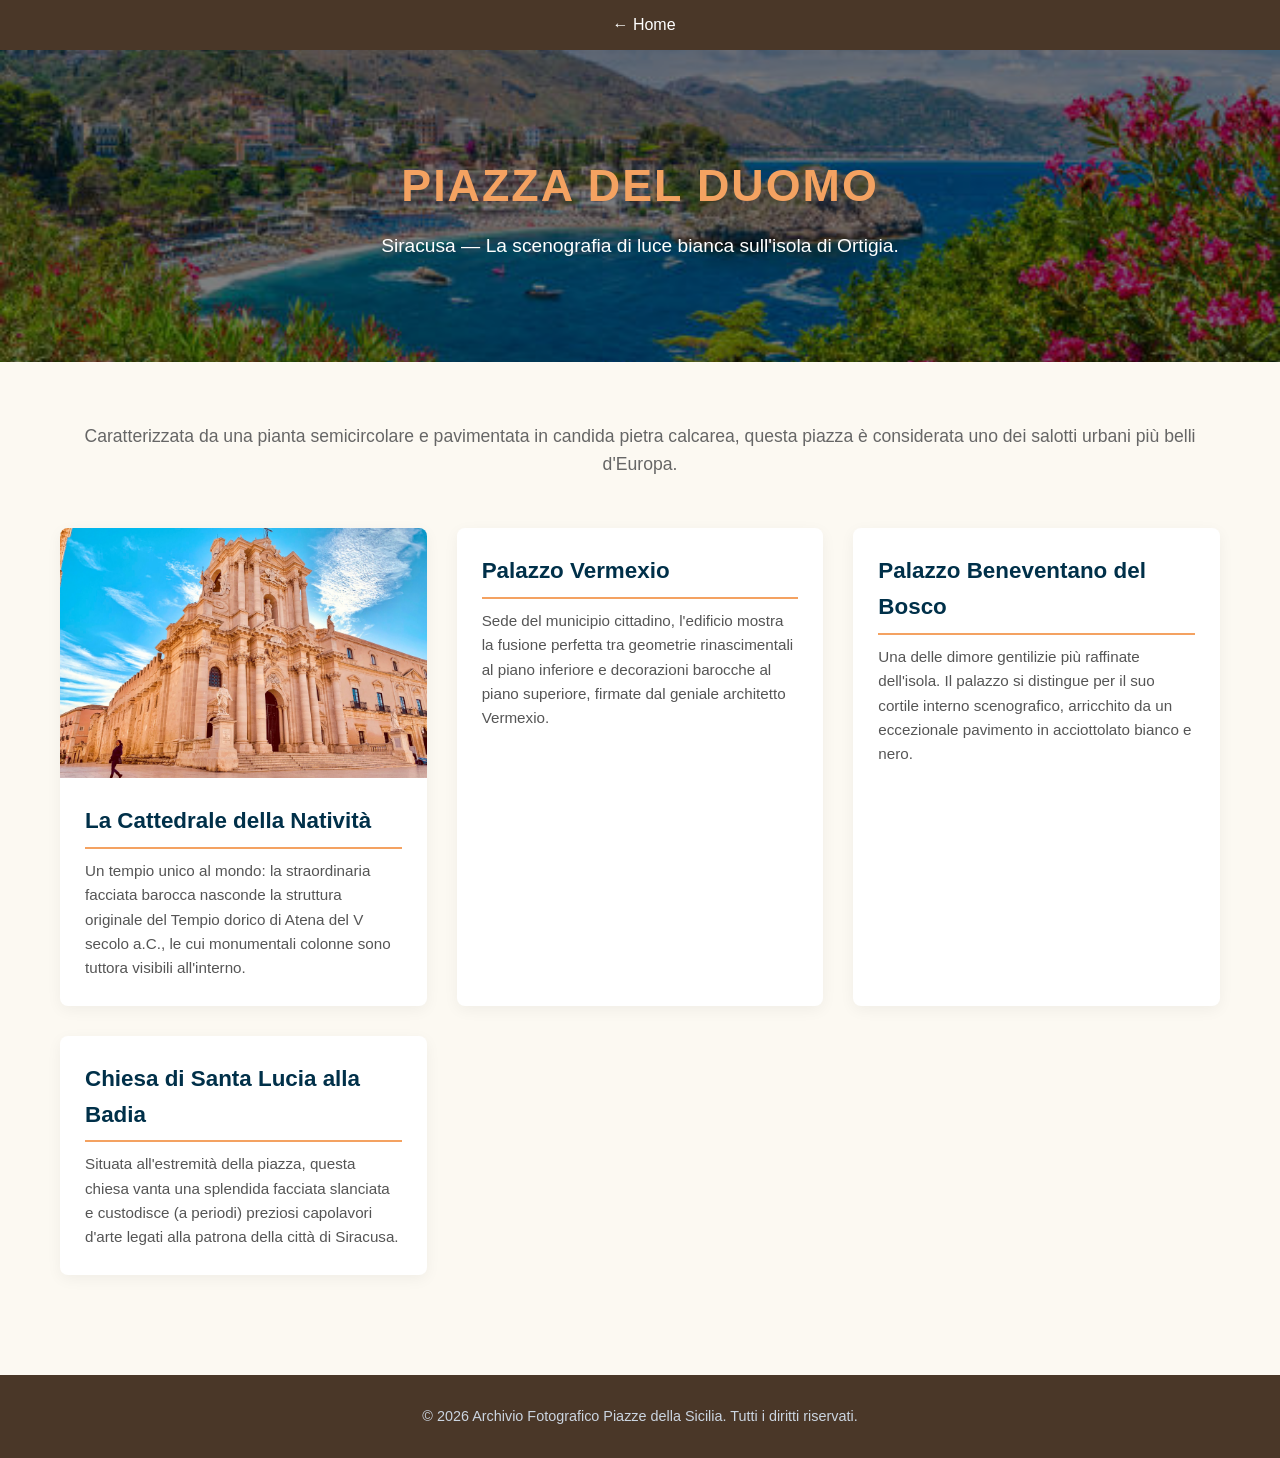
<file: siracusa.html>
<!DOCTYPE html>
<html lang="it">
<head>
    <meta charset="UTF-8">
    <meta name="viewport" content="width=device-width, initial-scale=1.0">
    <title>Piazza del Duomo, Siracusa - Meraviglie di Sicilia</title>
    <link rel="stylesheet" href="style.css">
    <style>
        .back-nav {
            background-color: var(#4a3728);
            padding: 12px;
            text-align: center;
            padding-left: 20px;
        }

        .back-nav a {
            color: white;
            text-decoration: none;
            font-weight: medium;
            font-size: medium;
        }

        .back-nav a:hover {
            color: var(#4a3728);
        }

             .place-img {
            width: 100%;
            height: 180px;
            object-fit: cover;
        }

        .place-content {
            padding: 25px;
            display: flex;
            flex-direction: column;
            justify-content: center;
        }

        @media (min-width:768px) {
           .place-item {
              flex-direction: row;
            }
        }

        .place-img {
            width: 100%;
            height: 180px;
            object-fit: cover;
        }

        .place-content {
            padding: 25px;
            flex: 1;
        }
    </style>
</head>
<body>
        
    <div class="back-nav">
        <a href="index.html">&larr; Home</a>
    </div>

    <header>
        <h1>Piazza del Duomo</h1>
        <p>Siracusa — La scenografia di luce bianca sull'isola di Ortigia.</p>
    </header>
    <div class="container">
        <p class="intro-text">Caratterizzata da una pianta semicircolare e pavimentata in candida pietra calcarea, questa piazza è considerata uno dei salotti urbani più belli d'Europa.</p>
        <div class="grid">
            <div class="card">
                <img src="img/piazza_duomo_siracusa.jpg" alt="Piazza del Duomo, Siracusa">
                <div class="card-content">
                    <h3>La Cattedrale della Natività</h3>
                    <p>Un tempio unico al mondo: la straordinaria facciata barocca nasconde la struttura originale del Tempio dorico di Atena del V secolo a.C., le cui monumentali colonne sono tuttora visibili all'interno.</p>
                </div>
            </div>
            <div class="card">
                <div class="card-content">
                    <h3>Palazzo Vermexio</h3>
                    <p>Sede del municipio cittadino, l'edificio mostra la fusione perfetta tra geometrie rinascimentali al piano inferiore e decorazioni barocche al piano superiore, firmate dal geniale architetto Vermexio.</p>
                </div>
            </div>
            <div class="card">
                <div class="card-content">
                    <h3>Palazzo Beneventano del Bosco</h3>
                    <p>Una delle dimore gentilizie più raffinate dell'isola. Il palazzo si distingue per il suo cortile interno scenografico, arricchito da un eccezionale pavimento in acciottolato bianco e nero.</p>
                </div>
            </div>
            <div class="card">
                <div class="card-content">
                    <h3>Chiesa di Santa Lucia alla Badia</h3>
                    <p>Situata all'estremità della piazza, questa chiesa vanta una splendida facciata slanciata e custodisce (a periodi) preziosi capolavori d'arte legati alla patrona della città di Siracusa.</p>
                </div>
            </div>
        </div>
    </div>
    <footer><p>&copy; 2026 Archivio Fotografico Piazze della Sicilia. Tutti i diritti riservati.</p></footer>
</body>
</html>
</file>
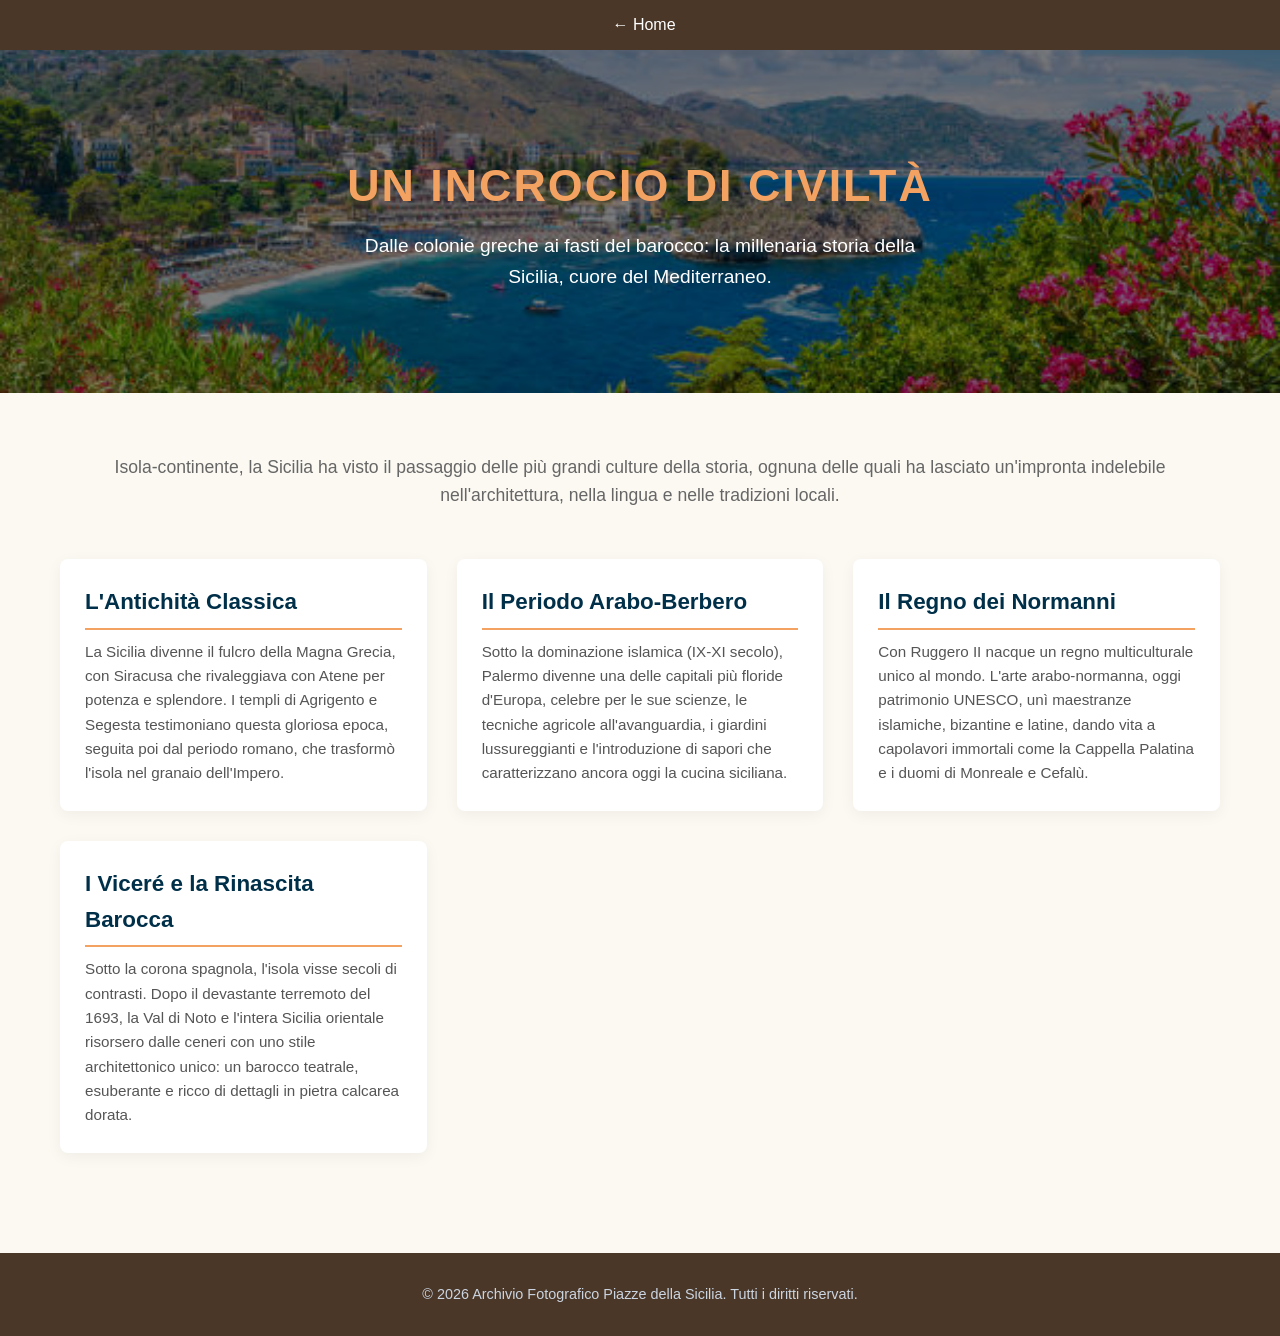
<file: storia_della_sicilia.html>
<!DOCTYPE html>
<html lang="it">
<head>
    <meta charset="UTF-8">
    <meta name="viewport" content="width=device-width, initial-scale=1.0">
    <title>Storia della Sicilia - Meraviglie di Sicilia</title>
    <!-- Collegamento allo stesso file CSS esterno per mantenere lo stile coerente -->
    <link rel="stylesheet" href="style.css">
    <style>
        .back-nav {
            background-color: var(#4a3728);
            padding: 12px;
            text-align: center;
            padding-left: 20px;
        }

        .back-nav a {
            color: white;
            text-decoration: none;
            font-weight: medium;
            font-size: medium;
        }

        .back-nav a:hover {
            color: var(#4a3728);
        }

             .place-img {
            width: 100%;
            height: 180px;
            object-fit: cover;
        }

        .place-content {
            padding: 25px;
            display: flex;
            flex-direction: column;
            justify-content: center;
        }

    </style>
</head>
<body>

    <div class="back-nav">
        <a href="index.html">&larr; Home</a>
    </div>

    <header>
        <h1>Un Incrocio di Civiltà</h1>
        <p>Dalle colonie greche ai fasti del barocco: la millenaria storia della Sicilia, cuore del Mediterraneo.</p>
    </header>

    <div class="container">
        <p class="intro-text">Isola-continente, la Sicilia ha visto il passaggio delle più grandi culture della storia, ognuna delle quali ha lasciato un'impronta indelebile nell'architettura, nella lingua e nelle tradizioni locali.</p>
        
        <div class="grid">
            
            <!-- Epoca Greca e Romana -->
            <div class="card">
                <div class="card-content">
                    <h3>L'Antichità Classica</h3>
                    <p>La Sicilia divenne il fulcro della Magna Grecia, con Siracusa che rivaleggiava con Atene per potenza e splendore. I templi di Agrigento e Segesta testimoniano questa gloriosa epoca, seguita poi dal periodo romano, che trasformò l'isola nel granaio dell'Impero.</p>
                </div>
            </div>

            <!-- Epoca Bizantina e Araba -->
            <div class="card">
                <div class="card-content">
                    <h3>Il Periodo Arabo-Berbero</h3>
                    <p>Sotto la dominazione islamica (IX-XI secolo), Palermo divenne una delle capitali più floride d'Europa, celebre per le sue scienze, le tecniche agricole all'avanguardia, i giardini lussureggianti e l'introduzione di sapori che caratterizzano ancora oggi la cucina siciliana.</p>
                </div>
            </div>

            <!-- Epoca Normanna -->
            <div class="card">
                <div class="card-content">
                    <h3>Il Regno dei Normanni</h3>
                    <p>Con Ruggero II nacque un regno multiculturale unico al mondo. L'arte arabo-normanna, oggi patrimonio UNESCO, unì maestranze islamiche, bizantine e latine, dando vita a capolavori immortali come la Cappella Palatina e i duomi di Monreale e Cefalù.</p>
                </div>
            </div>

            <!-- Epoca Spagnola e Barocca -->
            <div class="card">
                <div class="card-content">
                    <h3>I Viceré e la Rinascita Barocca</h3>
                    <p>Sotto la corona spagnola, l'isola visse secoli di contrasti. Dopo il devastante terremoto del 1693, la Val di Noto e l'intera Sicilia orientale risorsero dalle ceneri con uno stile architettonico unico: un barocco teatrale, esuberante e ricco di dettagli in pietra calcarea dorata.</p>
                </div>
            </div>

        </div>
    </div>

    <footer>
        <p>&copy; 2026 Archivio Fotografico Piazze della Sicilia. Tutti i diritti riservati.</p>
    </footer>

</body>
</html>
</file>
<file: style.css>
* {
    margin: 0;
    padding: 0;
    box-sizing: border-box;
}
body {
    font-family: 'Segoe UI', Tahoma, Geneva, Verdana, sans-serif;
    background-color: #fcf9f2;
    color: #333;
    line-height: 1.6;
}

header {
    background: linear-gradient(rgba(0, 0, 0, 0.5), rgba(0, 0, 0, 0.5)), url(img/img_sicily.jpg) center/cover no-repeat;
    color: #fff;
    text-align: center;
    padding: 100px 20px;
}
header h1 {
    font-size: 2.8rem;
    margin-bottom: 10px;
    text-transform: uppercase;
    letter-spacing: 2px;
    color: #f4a261;
}
header p {
    font-size: 1.2rem;
    max-width: 600px;
    margin: 0 auto;
    font-weight: 300;
}

nav {
    background-color:#4a3728 ;
    color: #fff;
    text-align: center;
    padding: 30px 20px;
    margin-top: 0px;
    font-size: 0.9rem;
}

nav ul {
    display: flex;
    list-style: none;
    gap: 2rem;
}

nav a {
    text-decoration: none;
    color: var(white);
    font-weight: 500;
}

nav a:hover {
    color: var(#333);
}

.back-nav {
   background-color: #4a3728 ;
    color: #fff;
    text-align: center;
    padding: 30px 20px;
    margin-top: 0px;
    font-size: 0.9rem;
}

.back-nav a {
    color: white;
    text-decoration: none;
    font-weight: medium;
    font-size: medium;
}

.back-nav a:hover {
    color: var(#4a3728);
}

.container {
    max-width: 1200px;
    margin: 0 auto;
    padding: 60px 20px;
}
.intro-text {
    text-align: center;
    margin-bottom: 50px;
    font-size: 1.1rem;
    color: #666;
}
.grid {
    display: grid;
    grid-template-columns: repeat(auto-fit, minmax(350px, 1fr));
    gap: 30px;
}

.card {
    background-color: #fff;
    border-radius: 8px;
    overflow: hidden;
    box-shadow: 0 4px 15px rgba(0,0,0,0.05);
    transition: transform 0.3s ease;
}
.card:hover {
    transform: translateY(-5px);
}
.card img {
    width: 100%;
    height: 250px;
    object-fit: cover;
    display: block;
}
.card-content {
    padding: 25px;
}
.card-content h3 {
    font-size: 1.4rem;
    margin-bottom: 10px;
    color: #003049;
    border-bottom: 2px solid #f4a261;
    padding-bottom: 8px;
}
.card-content p {
    color: #555;
    font-size: 0.95rem;
}

@media (min-width:768px) {
    .place-item {
        flex-direction: row;
    }
}

.place-img {
    width: 100%;
    height: 180px;
    object-fit: cover;
}

.place-content {
    padding: 25px;
    flex: 1;
}

.meta-link {
    color: var(#4a3728);
    text-decoration: none;
    transition: color 0.3s ease;
}

.meta-link:hover {
    color: var(#4a3728);
    text-decoration: none;
}

footer {
    background-color: #4a3728 ;
    color: #fff;
    text-align: center;
    padding: 30px 20px;
    margin-top: 40px;
    font-size: 0.9rem;
}
footer p {
    color: #cbd5e1;
}

@media (max-width: 600px) {
    header { padding: 60px 20px; }
    header h1 { font-size: 2rem; }
    .grid { grid-template-columns: 1fr; }
}
</file>
